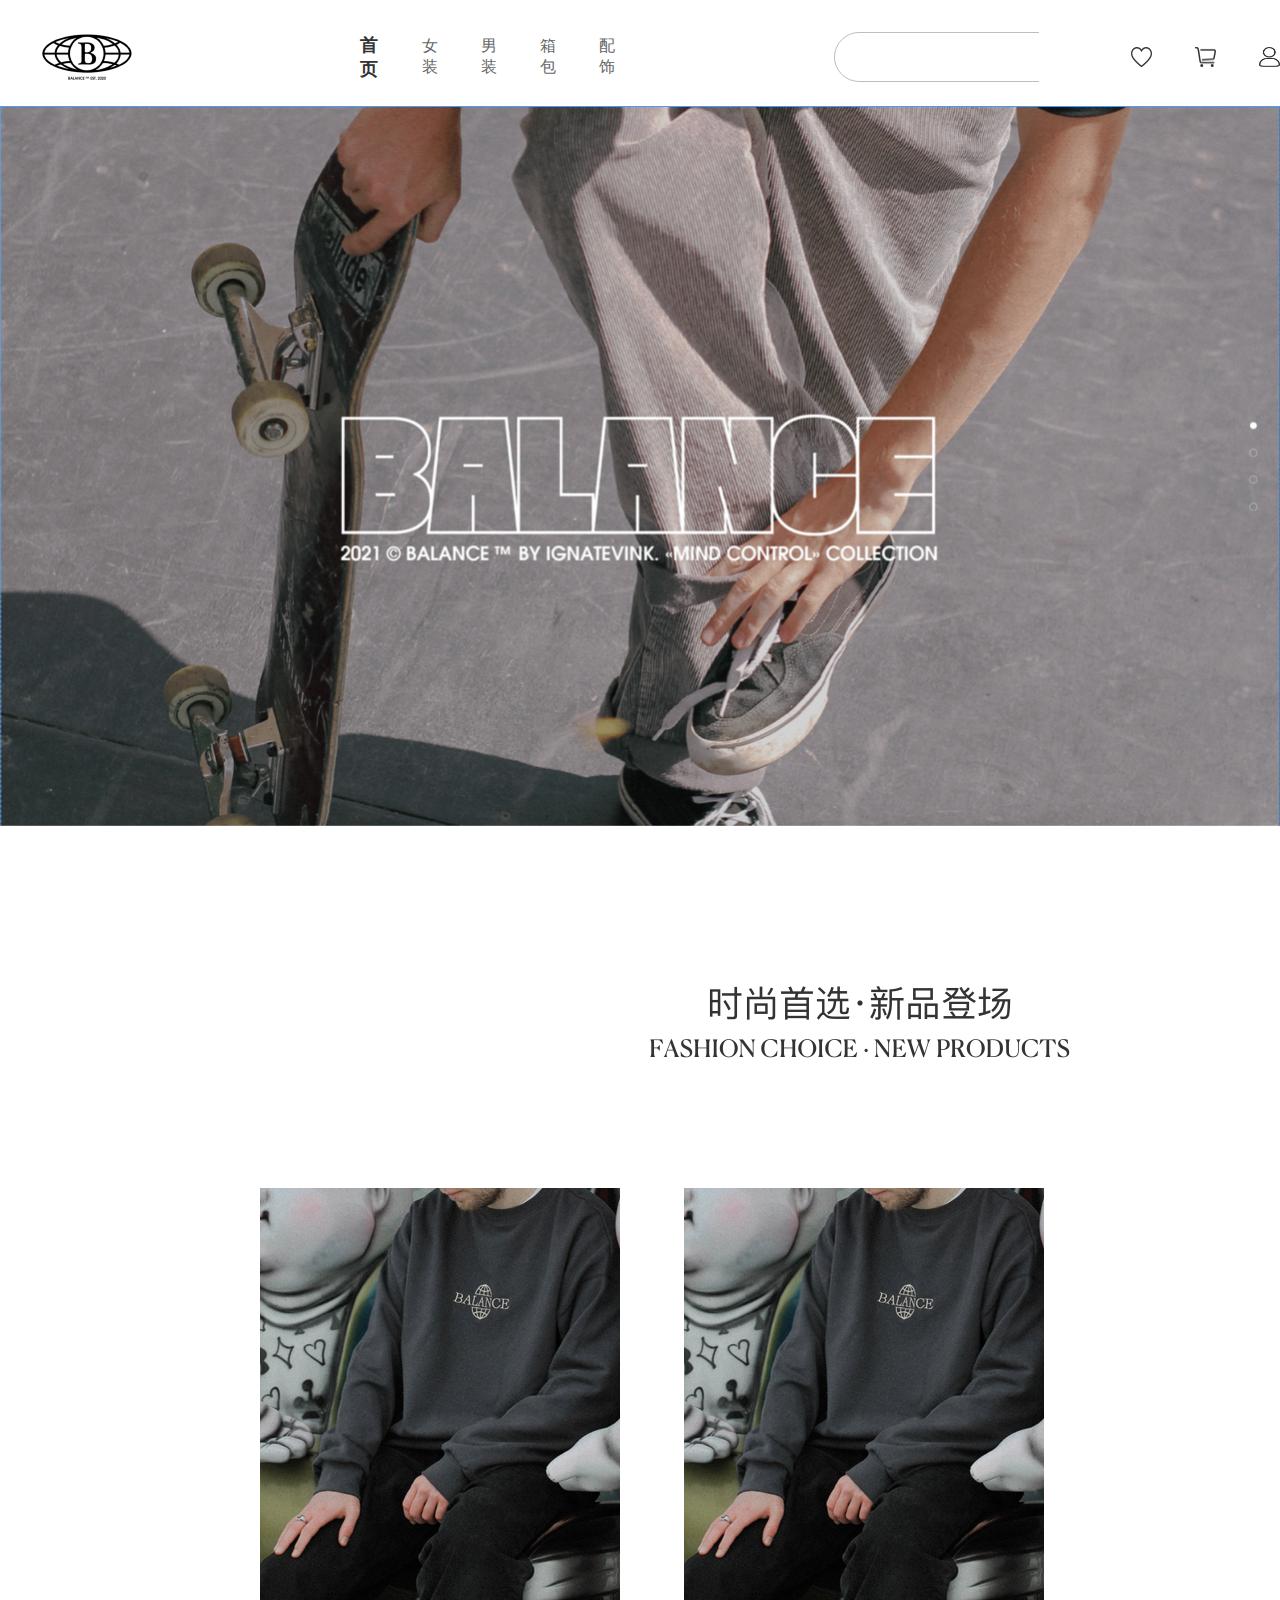
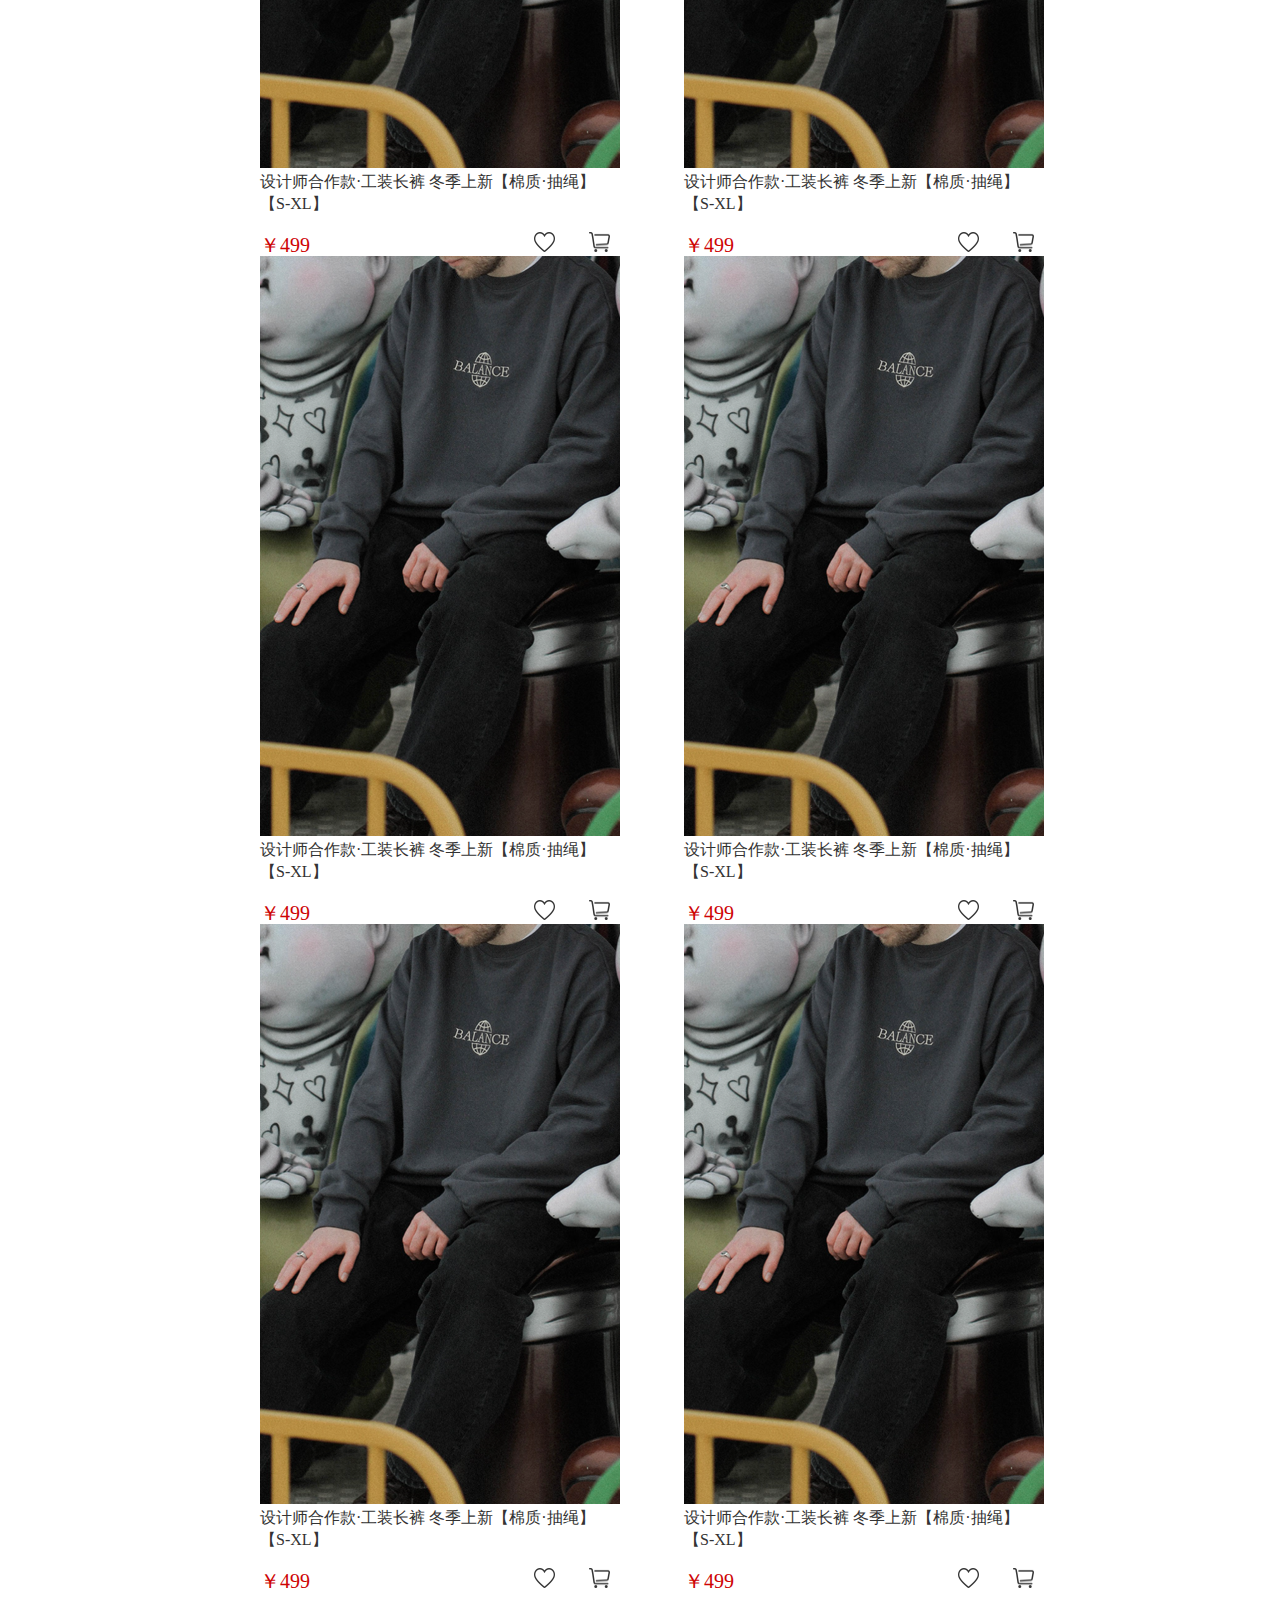
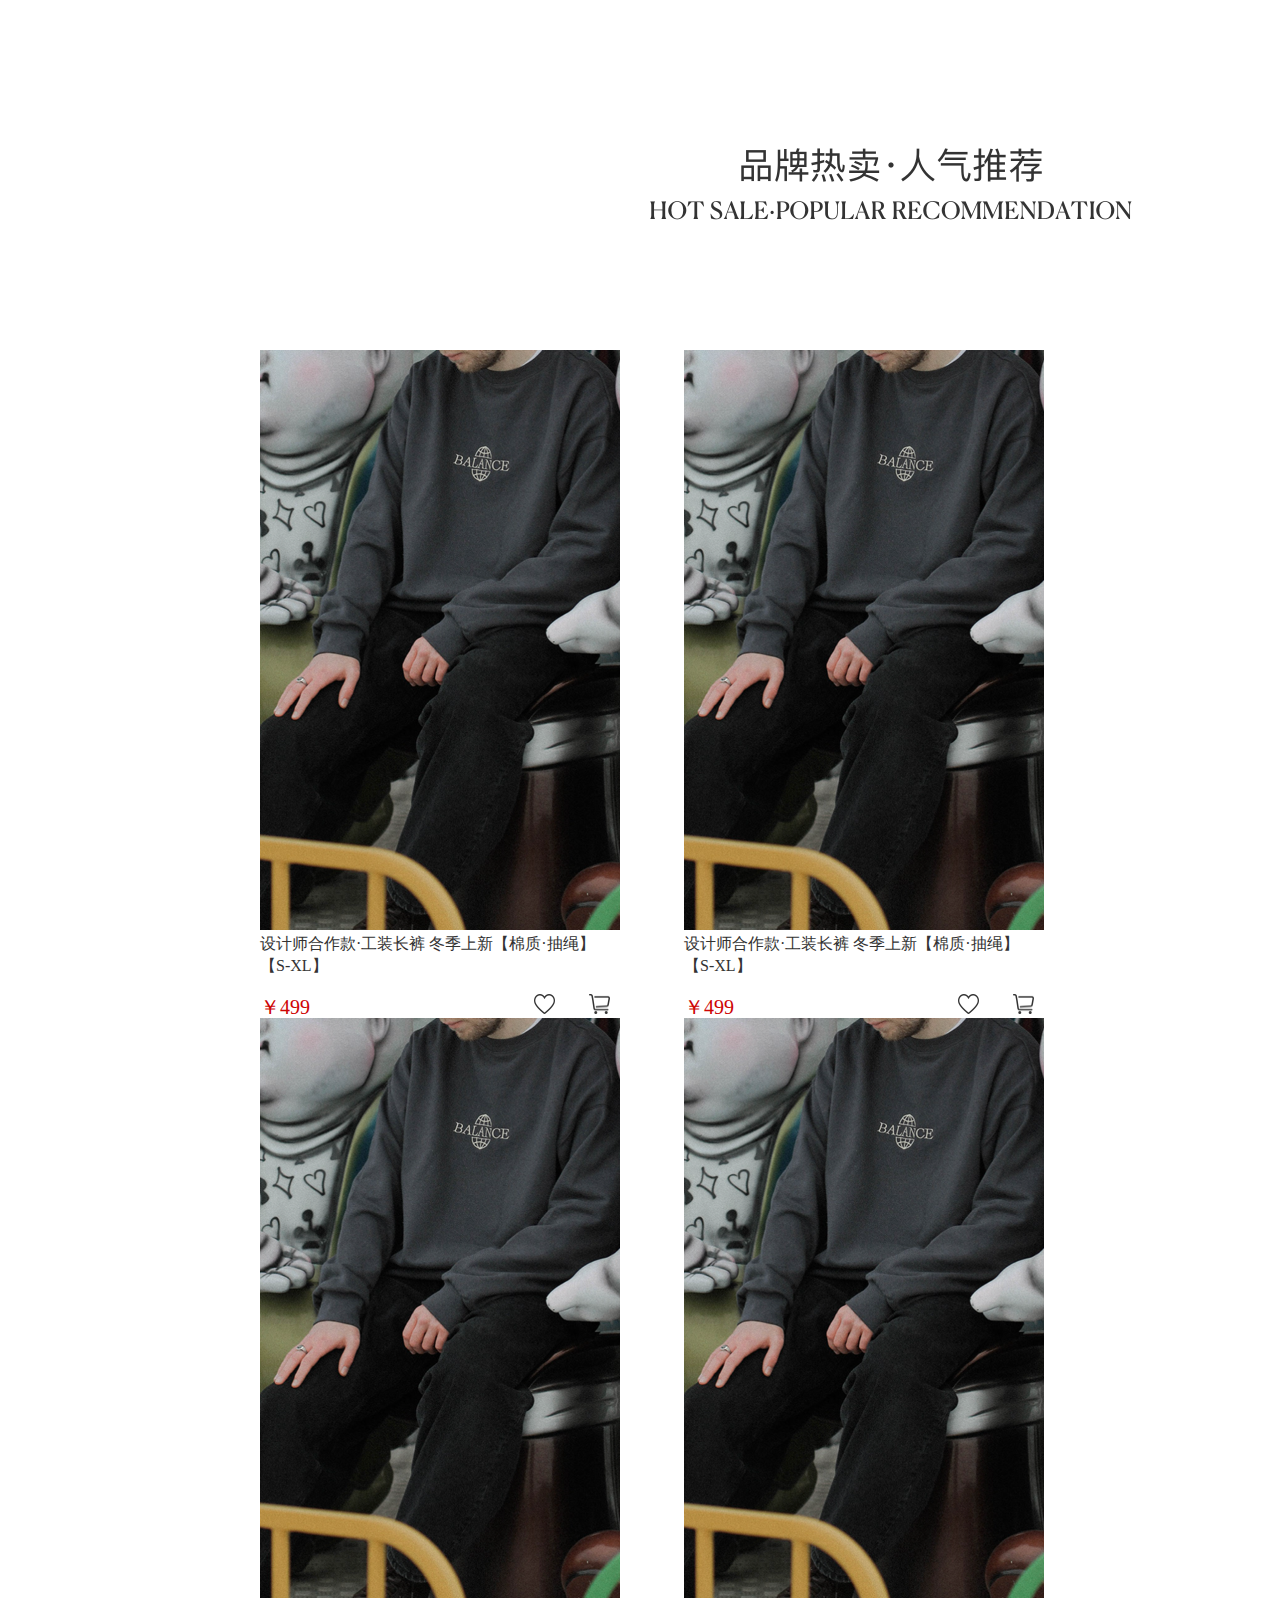
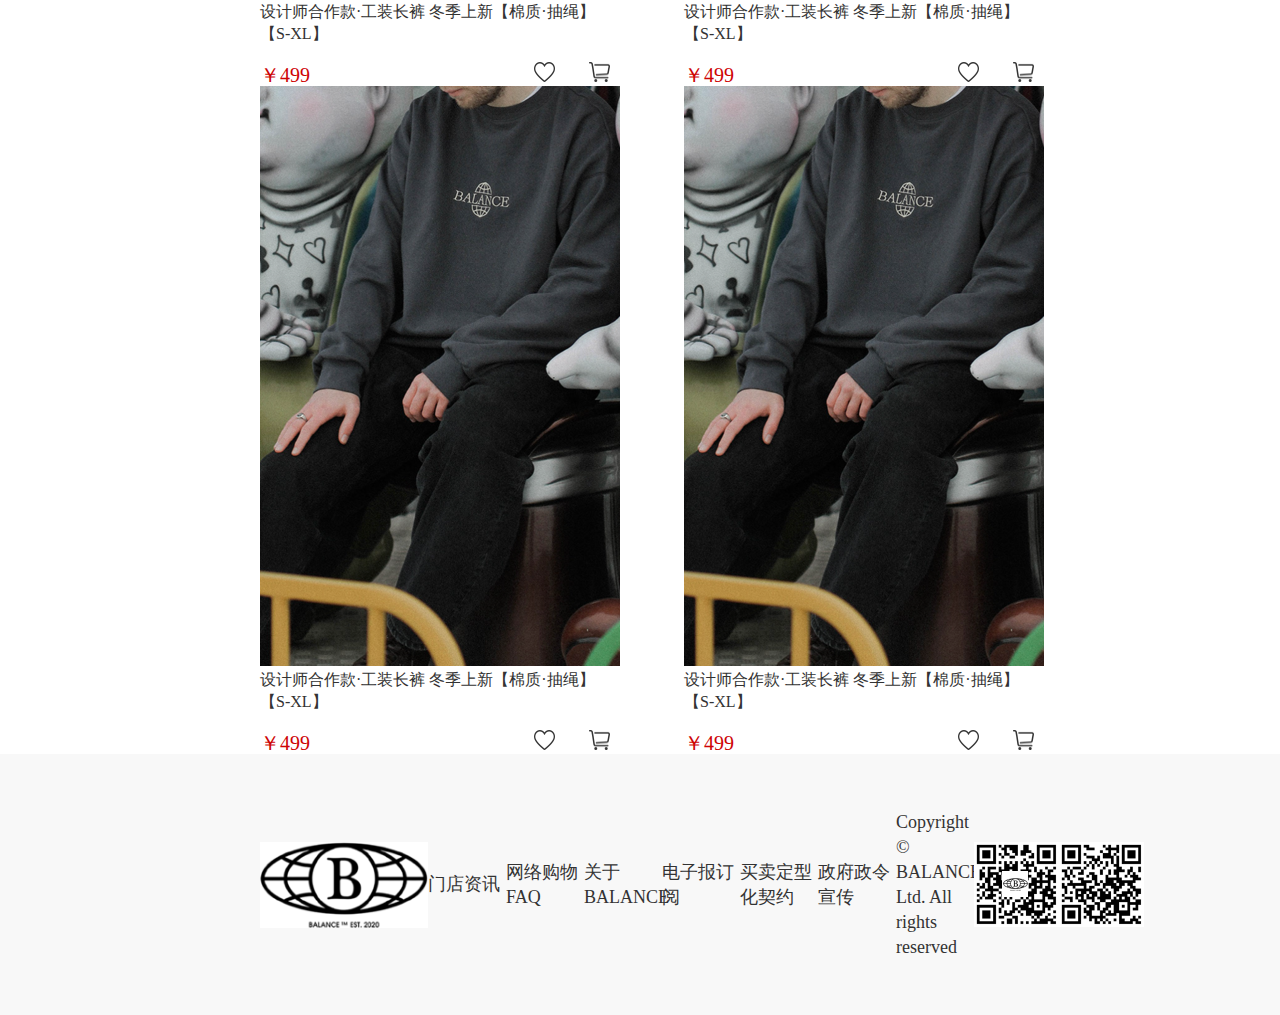
<file: Test1/src/index.html>
<!DOCTYPE html>
<html lang="en">

<head>
    <meta charset="UTF-8">
    <meta name="viewport" content="width=device-width, initial-scale=1.0">
    <title>Document</title>
    <link rel="stylesheet" href="../css/index.css">
</head>
<body>
    <div class="menu">
        <div class="logo-menu">
            <img src="../assets/logo.png" alt="">
            <span id="index">首页</span>
            <span>女装</span>
            <span>男装</span>
            <span>箱包</span>
            <span>配饰</span>
            <div class="search">
                <input type="text">
                <!-- <img src="../assets/搜索.png" alt=""> -->
            </div>
            <div class="top-button">
                <img src="../assets/like.png" alt="">
                <img src="../assets/购物车.png" alt="">
                <img src="../assets/编组.png" alt="">
            </div>
        </div>
        
    </div>
    <div class="banner">
        <img src="../assets/banner.png" alt="">
    </div>
    <div class="goods-list">
        <img src="../assets/时尚首选·新品登场 Fashion ch.png" alt="">
        <ul>
            <li>
                <img src="../assets/编组 5备份.png" alt="">
                <p>设计师合作款·工装长裤 冬季上新【棉质·抽绳】</p>
                <p>【S-XL】</p>
                <div>
                    <span>￥499</span>
                    <img src="../assets/like.png" alt="">
                    <img src="../assets/购物车.png" alt="">
                </div>
            </li>
            <li>
                <img src="../assets/编组 5备份.png" alt="">
                <p>设计师合作款·工装长裤 冬季上新【棉质·抽绳】</p>
                <p>【S-XL】</p>
                <div>
                    <span>￥499</span>
                    <img src="../assets/like.png" alt="">
                    <img src="../assets/购物车.png" alt="">
                </div>
            </li> 
            <li>
                <img src="../assets/编组 5备份.png" alt="">
                <p>设计师合作款·工装长裤 冬季上新【棉质·抽绳】</p>
                <p>【S-XL】</p>
                <div>
                    <span>￥499</span>
                    <img src="../assets/like.png" alt="">
                    <img src="../assets/购物车.png" alt="">
                </div>
            </li> 
            <li>
                <img src="../assets/编组 5备份.png" alt="">
                <p>设计师合作款·工装长裤 冬季上新【棉质·抽绳】</p>
                <p>【S-XL】</p>
                <div>
                    <span>￥499</span>
                    <img src="../assets/like.png" alt="">
                    <img src="../assets/购物车.png" alt="">
                </div>
            </li> 
            <li>
                <img src="../assets/编组 5备份.png" alt="">
                <p>设计师合作款·工装长裤 冬季上新【棉质·抽绳】</p>
                <p>【S-XL】</p>
                <div>
                    <span>￥499</span>
                    <img src="../assets/like.png" alt="">
                    <img src="../assets/购物车.png" alt="">
                </div>
            </li> 
            <li>
                <img src="../assets/编组 5备份.png" alt="">
                <p>设计师合作款·工装长裤 冬季上新【棉质·抽绳】</p>
                <p>【S-XL】</p>
                <div>
                    <span>￥499</span>
                    <img src="../assets/like.png" alt="">
                    <img src="../assets/购物车.png" alt="">
                </div>
            </li> 
       
        </ul>

    </div>
    <div class="goods-list">
        <img id="brand" src="../assets/品牌热卖·人气推荐 Hot Sale·P.png" alt="">
        <ul>
            <li>
                <img src="../assets/编组 5备份.png" alt="">
                <p>设计师合作款·工装长裤 冬季上新【棉质·抽绳】</p>
                <p>【S-XL】</p>
                <div>
                    <span>￥499</span>
                    <img src="../assets/like.png" alt="">
                    <img src="../assets/购物车.png" alt="">
                </div>
            </li>
            <li>
                <img src="../assets/编组 5备份.png" alt="">
                <p>设计师合作款·工装长裤 冬季上新【棉质·抽绳】</p>
                <p>【S-XL】</p>
                <div>
                    <span>￥499</span>
                    <img src="../assets/like.png" alt="">
                    <img src="../assets/购物车.png" alt="">
                </div>
            </li> 
            <li>
                <img src="../assets/编组 5备份.png" alt="">
                <p>设计师合作款·工装长裤 冬季上新【棉质·抽绳】</p>
                <p>【S-XL】</p>
                <div>
                    <span>￥499</span>
                    <img src="../assets/like.png" alt="">
                    <img src="../assets/购物车.png" alt="">
                </div>
            </li> 
            <li>
                <img src="../assets/编组 5备份.png" alt="">
                <p>设计师合作款·工装长裤 冬季上新【棉质·抽绳】</p>
                <p>【S-XL】</p>
                <div>
                    <span>￥499</span>
                    <img src="../assets/like.png" alt="">
                    <img src="../assets/购物车.png" alt="">
                </div>
            </li> 
            <li>
                <img src="../assets/编组 5备份.png" alt="">
                <p>设计师合作款·工装长裤 冬季上新【棉质·抽绳】</p>
                <p>【S-XL】</p>
                <div>
                    <span>￥499</span>
                    <img src="../assets/like.png" alt="">
                    <img src="../assets/购物车.png" alt="">
                </div>
            </li> 
            <li>
                <img src="../assets/编组 5备份.png" alt="">
                <p>设计师合作款·工装长裤 冬季上新【棉质·抽绳】</p>
                <p>【S-XL】</p>
                <div>
                    <span>￥499</span>
                    <img src="../assets/like.png" alt="">
                    <img src="../assets/购物车.png" alt="">
                </div>
            </li> 
       
        </ul>

    </div>
    
</body>

<footer>
    <div>
        <img src="../assets/logo.png" alt="">
        <div>
            <span>门店资讯 </span>
            <span>网络购物FAQ </span>
            <span>关于BALANCE </span>
            <span>电子报订阅 </span>
            <span>买卖定型化契约 </span>
            <span>政府政令宣传 </span>
            <span>Copyright © BALANCE Ltd. All rights reserved</span>
        </div>
        <img src="../assets/编组 9.png" alt="">
        <img src="../assets/qr.png" alt="">
    </div>
   
</footer>
</html>
</file>
<file: Test1/css/index.css>
* {
    margin: 0px;
    padding: 0;
}

.menu {
    display: inline-block;
    width: 100%;
    height: 106px;

}

.logo-menu {
    display: flex;
    align-items: center;
    margin-top: 32px;

}

.logo-menu>img {

    margin-left: 42px;
    width: 90px;
    height: 46px;

}

#index {
    margin-left: 228px;
    font-family: PingFangSC-Semibold;
    font-size: 18px;
    color: #333333;
    letter-spacing: 0;
    font-weight: 600;
}

.logo-menu span {
    margin-left: 40px;
    font-family: PingFangSC-Regular;
    font-size: 16px;
    color: #666666;
    letter-spacing: 0;
    font-weight: 400;
}

.search {
    overflow: hidden;
    margin-left: 216px;
}

.search input {
    width: 340px;
    height: 48px;
    border: 1px solid rgba(189, 189, 189, 1);
    border-radius: 27.5px;
    background-image: url(../assets/搜索.png);
    background-size: 20px 21.95px;
    background-repeat: no-repeat;
    background-position: top 12px left 300px;
}

.search img {
    margin-top: 20px;
    margin-left: 300px;
    float: left;
    width: 20px;
    height: 21.95px;
}

.top-button {
    margin-left: 92px;
    width: 200px;
    height: 20px;
    display: flex;
    align-items: center;
}

.top-button img {
    margin-left: 43px;
    width: 21px;
    height: 20px;
}

.top-button img:first-child {
    margin-left: 0;
}

.banner img {
    width: 100%;
}



.goods-list>img {
    margin-top: 156px;
    margin-left: 650px;
    width: 420px;
    height: 72px;
}

.goods-list ul {
    margin-top: 126px;
    margin-left: 260px;
}


.goods-list ul li {
    display: inline-block;
    margin-right: 60px;
    margin-bottom: 80px;
    width: 360px;
    height: 580px;
    list-style: none
}

.goods-list ul li p {
    width: 347px;
    height: 22px;
    font-family: PingFangSC-Regular;
    font-size: 16px;
    color: #333333;
    letter-spacing: 0;
    font-weight: 400
}

.goods-list ul li div span {
    width: 48px;
    height: 28px;
    font-family: PingFangSC-Medium;
    font-size: 20px;
    color: #CE0404;
    letter-spacing: 0;
    font-weight: 500;
}

.goods-list ul li div img {
    margin-top: 16px;
    width: 21px;
    height: 20px;
    background: #333333;
    margin-left: 220px;
}

.goods-list ul li div img:last-child {
    width: 21px;
    height: 20px;
    background: #333333;
    margin-left: 30px;
}

#brand {
    margin-top: 156px;
    margin-left: 650px;
    width: 482px;
    height: 72px;
}

footer div {
    display: flex;
    align-items: center;
    height: 261px;
    background-color: #F8F8F8;
}

footer div img {

    width: 85px;
    height: 85px;
}

footer div img:first-child {
    margin-left: 260px;
    width: 168px;
    height: 86px;
}

footer div div span {
    width: 78px;
    font-family: PingFangSC-Regular;
    font-size: 18px;
    color: #333333;
    letter-spacing: 0;
    line-height: 25px;
    font-weight: 400;
}

footer div div span:last-child{
    font-family: PingFangSC-Regular;
    font-size: 18px;
    color: #333333;
    letter-spacing: 0;
    line-height: 25px;
    font-weight: 400;
}
</file>
